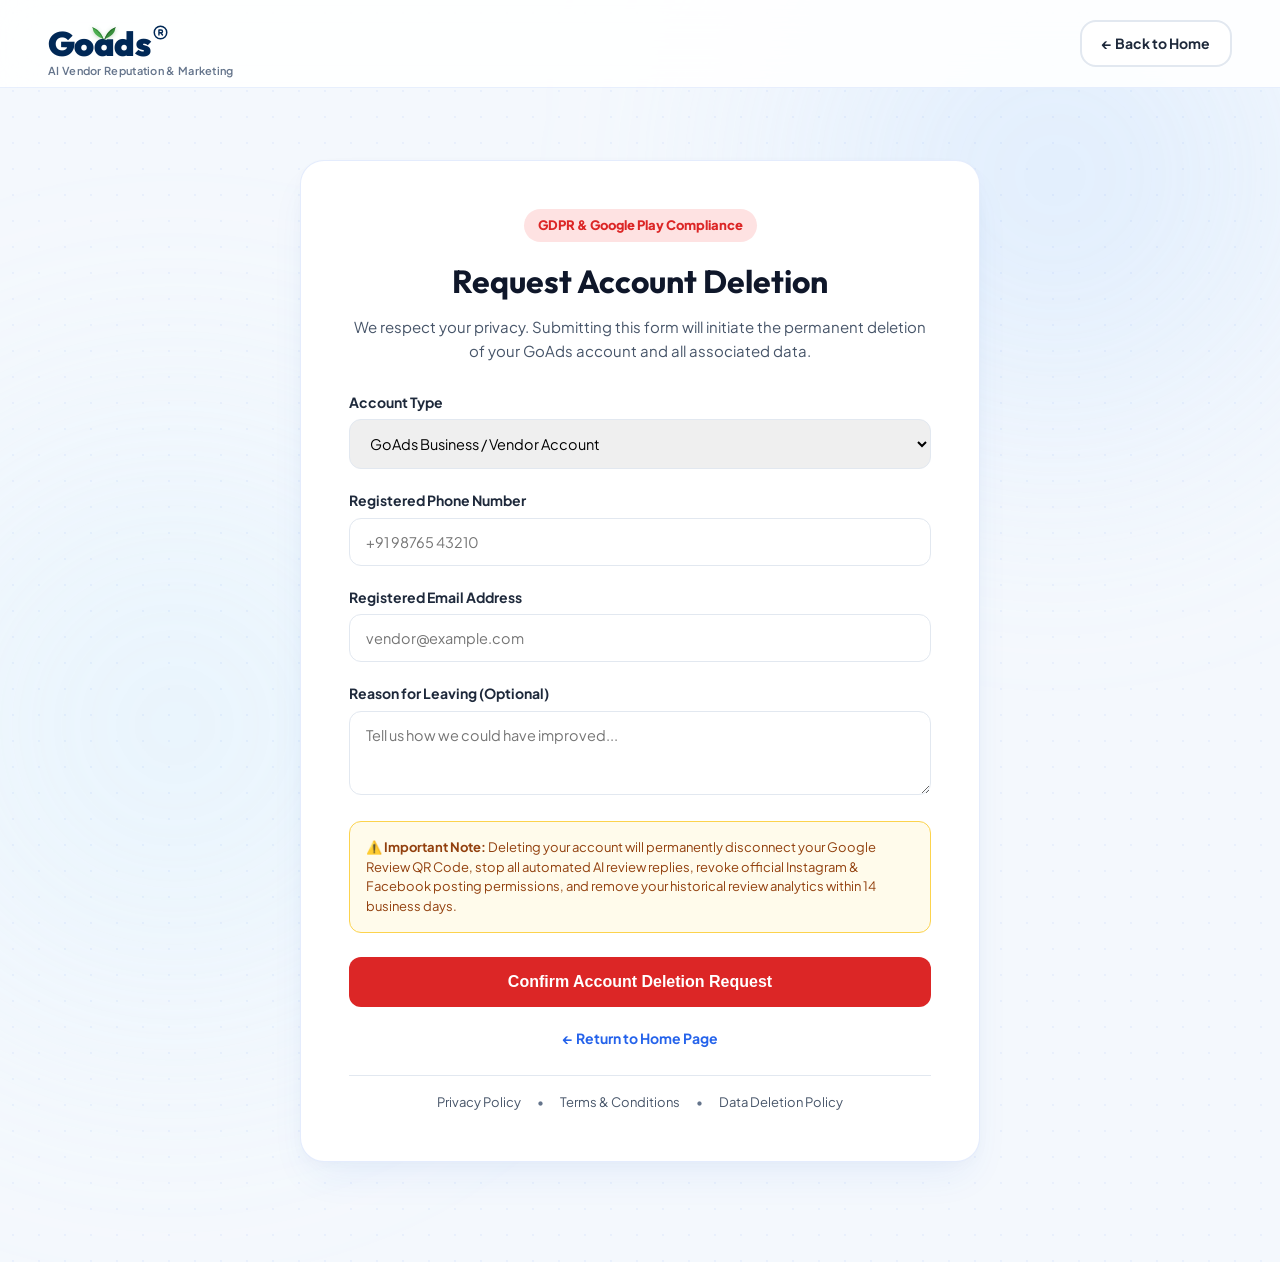
<file: delete-account.html>
<!DOCTYPE html>
<html lang="en">
<head>
    <meta charset="UTF-8">
    <meta name="viewport" content="width=device-width, initial-scale=1.0">
    <title>GoAds - Request Account Deletion</title>
    <link rel="icon" type="image/png" href="favicon.png">
    <meta name="description" content="Request deletion of your GoAds vendor or partner account in compliance with GDPR and Google Play Store policies. Permanently erase your profiles, reviews history, and data.">
    <link rel="canonical" href="https://goads.marketing/delete-account.html">
    
    <link rel="preconnect" href="https://fonts.googleapis.com">
    <link rel="preconnect" href="https://fonts.gstatic.com" crossorigin>
    <link href="https://fonts.googleapis.com/css2?family=Outfit:wght@300;400;500;600;700;800&family=Plus+Jakarta+Sans:wght@300;400;500;600;700;800&display=swap" rel="stylesheet">
    <link rel="stylesheet" href="styles.css?v=1.0">
    <style>
        .delete-page-section {
            padding: 160px 0 100px 0;
            min-height: 80vh;
            display: flex;
            align-items: center;
        }
        .delete-card {
            background: white;
            border-radius: 24px;
            padding: 48px;
            max-width: 680px;
            margin: 0 auto;
            box-shadow: var(--card-shadow);
            border: 1px solid rgba(37, 99, 235, 0.12);
        }
        .delete-header {
            margin-bottom: 28px;
            text-align: center;
        }
        .delete-badge {
            display: inline-block;
            padding: 6px 14px;
            background: #FEE2E2;
            color: #DC2626;
            font-size: 13px;
            font-weight: 800;
            border-radius: 20px;
            margin-bottom: 14px;
        }
        .delete-header h1 {
            font-size: 32px;
            margin-bottom: 8px;
        }
        .delete-header p {
            color: var(--slate-600);
            font-size: 15px;
        }
        .form-group {
            margin-bottom: 20px;
        }
        .form-group label {
            display: block;
            font-size: 14px;
            font-weight: 700;
            color: var(--slate-800);
            margin-bottom: 6px;
        }
        .form-control {
            width: 100%;
            padding: 14px 16px;
            border-radius: 12px;
            border: 1.5px solid var(--slate-200);
            font-family: var(--font-body);
            font-size: 14.5px;
            transition: border-color 0.2s;
        }
        .form-control:focus {
            outline: none;
            border-color: var(--primary);
            box-shadow: 0 0 0 3px rgba(37, 99, 235, 0.1);
        }
        .warning-box {
            background: #FFFBEB;
            border: 1px solid #FCD34D;
            border-radius: 12px;
            padding: 16px;
            font-size: 13px;
            color: #92400E;
            margin-bottom: 24px;
            line-height: 1.5;
        }
        .btn-submit-delete {
            width: 100%;
            padding: 16px;
            background: #DC2626;
            color: white;
            border: none;
            border-radius: 12px;
            font-weight: 700;
            font-size: 16px;
            cursor: pointer;
            transition: background 0.2s, transform 0.2s;
        }
        .btn-submit-delete:hover {
            background: #B91C1C;
            transform: translateY(-2px);
        }
        .back-home-link {
            display: inline-block;
            margin-top: 20px;
            text-align: center;
            width: 100%;
            color: var(--primary);
            font-weight: 700;
            text-decoration: none;
            font-size: 14px;
        }
        .back-home-link:hover {
            text-decoration: underline;
        }
        .success-state {
            display: none;
            text-align: center;
            padding: 20px 0;
        }
        .success-icon {
            width: 64px;
            height: 64px;
            border-radius: 50%;
            background: #D1FAE5;
            color: #059669;
            display: flex;
            align-items: center;
            justify-content: center;
            font-size: 32px;
            margin: 0 auto 18px auto;
        }
    </style>
</head>
<body>
    <div class="blobs-container">
        <div class="blob-bg blob-blue"></div>
        <div class="blob-bg blob-cyan"></div>
        <div class="grid-overlay"></div>
    </div>

    <!-- Header Navbar -->
    <header class="navbar">
        <div class="nav-container">
            <a href="index.html" class="logo-wrapper">
                <div class="logo">
                    <div class="logo-brand-mark">
                        <span class="logo-main">Go<span class="logo-a-wrap"><span class="logo-leaf-box"><svg class="logo-leaf-svg" viewBox="0 0 32 24" fill="none" xmlns="http://www.w3.org/2000/svg"><path d="M15 24C13 16 7 10 1 9C1 16 7 21 15 24Z" fill="#4CAF50"/><path d="M15 24C11.5 16.5 6.5 11.5 1 9" stroke="#2E7D32" stroke-width="1.2" stroke-linecap="round"/><path d="M17 24C19 16 25 10 31 9C31 16 25 21 17 24Z" fill="#388E3C"/><path d="M17 24C20.5 16.5 25.5 11.5 31 9" stroke="#1B5E20" stroke-width="1.2" stroke-linecap="round"/></svg></span>a</span>ds</span><span class="logo-registered-wrap"><svg class="logo-registered-svg" viewBox="0 0 24 24" width="15" height="15" fill="none" xmlns="http://www.w3.org/2000/svg"><circle cx="12" cy="12" r="10" stroke="#002856" stroke-width="2.4" fill="none"/><path d="M9.5 16V8H13C14.4 8 15.2 8.8 15.2 10.2C15.2 11.6 14.4 12.4 13 12.4H9.5M12.5 12.4L15.2 16" stroke="#002856" stroke-width="2.2" stroke-linecap="round" stroke-linejoin="round"/></svg></span>
                    </div>
                    <span class="logo-sub">AI Vendor Reputation & Marketing</span>
                </div>
            </a>
            <div class="header-actions">
                <a href="index.html" class="btn btn-secondary" style="padding: 10px 20px; font-size: 14px;">&larr; Back to Home</a>
            </div>
        </div>
    </header>

    <main class="delete-page-section">
        <div class="container">
            <div class="delete-card">
                <div id="form-container">
                    <div class="delete-header">
                        <span class="delete-badge">GDPR & Google Play Compliance</span>
                        <h1>Request Account Deletion</h1>
                        <p>We respect your privacy. Submitting this form will initiate the permanent deletion of your GoAds account and all associated data.</p>
                    </div>

                    <form id="delete-form" onsubmit="handleDeleteSubmit(event)">
                        <div class="form-group">
                            <label for="account-type">Account Type</label>
                            <select id="account-type" class="form-control" required>
                                <option value="business">GoAds Business / Vendor Account</option>
                                <option value="partner">GoAds Partner / Agency Account</option>
                            </select>
                        </div>

                        <div class="form-group">
                            <label for="vendor-phone">Registered Phone Number</label>
                            <input type="tel" id="vendor-phone" class="form-control" placeholder="+91 98765 43210" required>
                        </div>

                        <div class="form-group">
                            <label for="vendor-email">Registered Email Address</label>
                            <input type="email" id="vendor-email" class="form-control" placeholder="vendor@example.com" required>
                        </div>

                        <div class="form-group">
                            <label for="deletion-reason">Reason for Leaving (Optional)</label>
                            <textarea id="deletion-reason" class="form-control" rows="3" placeholder="Tell us how we could have improved..."></textarea>
                        </div>

                        <div class="warning-box">
                            <strong>⚠️ Important Note:</strong> Deleting your account will permanently disconnect your Google Review QR Code, stop all automated AI review replies, revoke official Instagram & Facebook posting permissions, and remove your historical review analytics within 14 business days.
                        </div>

                        <button type="submit" class="btn-submit-delete" id="btn-submit">Confirm Account Deletion Request</button>
                    </form>
                </div>

                <div id="success-state" class="success-state">
                    <div class="success-icon">✓</div>
                    <h2>Request Received</h2>
                    <p style="color: var(--slate-600); margin: 12px 0 24px 0; font-size: 15px;">
                        Your account deletion ticket has been registered. An SMS & Email confirmation with verification code will be sent to your registered details within 24 hours.
                    </p>
                    <a href="index.html" class="btn btn-gradient-blue" style="padding: 12px 24px;">Return to GoAds Home</a>
                </div>

                <a href="index.html" class="back-home-link">&larr; Return to Home Page</a>
                <div style="margin-top: 24px; padding-top: 16px; border-top: 1px solid var(--slate-200); text-align: center; font-size: 13px; color: var(--slate-500); display: flex; justify-content: center; gap: 16px;">
                    <a href="https://privacy.goads.marketing/#privacy" target="_blank" style="color: var(--slate-600); text-decoration: none;">Privacy Policy</a>
                    <span>•</span>
                    <a href="https://privacy.goads.marketing/#terms" target="_blank" style="color: var(--slate-600); text-decoration: none;">Terms & Conditions</a>
                    <span>•</span>
                    <a href="https://privacy.goads.marketing/#deletion" target="_blank" style="color: var(--slate-600); text-decoration: none;">Data Deletion Policy</a>
                </div>
            </div>
        </div>
    </main>

    <script>
        function handleDeleteSubmit(e) {
            e.preventDefault();
            const formContainer = document.getElementById('form-container');
            const successState = document.getElementById('success-state');
            const btnSubmit = document.getElementById('btn-submit');
            
            btnSubmit.textContent = 'Processing request...';
            btnSubmit.style.opacity = '0.7';
            btnSubmit.disabled = true;

            setTimeout(() => {
                formContainer.style.display = 'none';
                successState.style.display = 'block';
            }, 800);
        }
    </script>
</body>
</html>
</file>
<file: styles.css>
/* ==========================================================================
   GoAds - AI Vendor Reputation & Marketing System
   Theme: Blue Glassmorphism Light Theme with Gradient
   ========================================================================== */

:root {
    /* Brand Colors - Vibrant Blue & Cyan Palette */
    --primary: #2563EB;
    --primary-hover: #1D4ED8;
    --primary-dark: #1E40AF;
    --primary-light: #EFF6FF;
    --primary-glow: rgba(37, 99, 235, 0.15);
    
    --accent-cyan: #0EA5E9;
    --accent-cyan-light: #E0F2FE;
    --accent-indigo: #4F46E5;
    --accent-indigo-light: #EEF2FF;
    --accent-gold: #F59E0B;
    --accent-gold-light: #FEF3C7;
    --success: #10B981;
    --success-light: #D1FAE5;
    --accent-red: #EF4444;
    
    /* Neutral & Slate Spectrum */
    --slate-950: #090D16;
    --slate-900: #0F172A;
    --slate-800: #1E293B;
    --slate-700: #334155;
    --slate-600: #475569;
    --slate-500: #64748B;
    --slate-400: #94A3B8;
    --slate-300: #CBD5E1;
    --slate-200: #E2E8F0;
    --slate-100: #F1F5F9;
    --slate-50: #F8FAFC;
    
    /* Blue Glassmorphism Design Tokens */
    --bg-base: #F4F8FD;
    --bg-card: #FFFFFF;
    --glass-bg: rgba(255, 255, 255, 0.82);
    --glass-bg-subtle: rgba(255, 255, 255, 0.65);
    --glass-bg-dense: rgba(255, 255, 255, 0.94);
    --glass-border: rgba(255, 255, 255, 0.9);
    --glass-border-blue: rgba(37, 99, 235, 0.12);
    --border-color: rgba(37, 99, 235, 0.08);
    
    /* Shadows */
    --card-shadow: 0 20px 40px -10px rgba(37, 99, 235, 0.08), 0 4px 14px rgba(0, 0, 0, 0.02);
    --card-shadow-hover: 0 30px 60px -12px rgba(37, 99, 235, 0.16), 0 8px 24px rgba(37, 99, 235, 0.08);
    --btn-shadow: 0 10px 25px -4px rgba(37, 99, 235, 0.35);
    --btn-shadow-hover: 0 16px 32px -4px rgba(37, 99, 235, 0.45);
    
    /* Gradients */
    --btn-gradient: linear-gradient(135deg, #2563EB 0%, #1D4ED8 50%, #0EA5E9 100%);
    --btn-gradient-hover: linear-gradient(135deg, #1D4ED8 0%, #1E40AF 50%, #0284C7 100%);
    --btn-gradient-secondary: linear-gradient(135deg, #1E40AF 0%, #3B82F6 100%);
    --text-gradient: linear-gradient(135deg, #1D4ED8 0%, #2563EB 50%, #0EA5E9 100%);
    
    /* Typography */
    --font-heading: 'Outfit', -apple-system, BlinkMacSystemFont, 'Segoe UI', Roboto, sans-serif;
    --font-body: 'Plus Jakarta Sans', -apple-system, BlinkMacSystemFont, 'Segoe UI', Roboto, sans-serif;
}

/* ==========================================================================
   Reset & Global Utilities
   ========================================================================== */
* {
    box-sizing: border-box;
    margin: 0;
    padding: 0;
}

html, body {
    scroll-behavior: smooth;
    width: 100%;
    overflow-x: hidden;
}

html {
    font-size: 16px;
}

body {
    font-family: var(--font-body);
    background-color: var(--bg-base);
    color: var(--slate-800);
    line-height: 1.6;
    position: relative;
    -webkit-font-smoothing: antialiased;
}

h1, h2, h3, h4, h5, h6 {
    font-family: var(--font-heading);
    color: var(--slate-900);
    font-weight: 700;
}

.container {
    width: 100%;
    max-width: 1200px;
    margin: 0 auto;
    padding: 0 24px;
    position: relative;
    z-index: 10;
}

.container-wide {
    width: 100%;
    max-width: 1560px;
    margin: 0 auto;
    padding: 0 24px;
    position: relative;
    z-index: 10;
}

.text-center { text-align: center; }
.hidden { display: none !important; }

/* ==========================================================================
   Background Ambient Blobs & Grid Overlay (Blue Glassmorphism Aesthetic)
   ========================================================================== */
.blobs-container {
    position: absolute;
    top: 0;
    left: 0;
    right: 0;
    bottom: 0;
    overflow: hidden;
    z-index: 1;
    pointer-events: none;
}

.blob-bg {
    position: absolute;
    filter: blur(120px);
    border-radius: 50%;
    opacity: 0.65;
}

.blob-blue {
    top: -150px;
    right: -100px;
    width: 650px;
    height: 650px;
    background: radial-gradient(circle, rgba(147, 197, 253, 0.45) 0%, rgba(219, 234, 254, 0.15) 70%);
}

.blob-cyan {
    top: 350px;
    left: -200px;
    width: 750px;
    height: 750px;
    background: radial-gradient(circle, rgba(186, 230, 253, 0.4) 0%, rgba(224, 242, 254, 0.1) 70%);
}

.blob-center {
    top: 850px;
    left: 50%;
    transform: translateX(-50%);
    width: 850px;
    height: 850px;
    background: radial-gradient(circle, rgba(191, 219, 254, 0.3) 0%, rgba(244, 248, 253, 0) 70%);
    opacity: 0.5;
}

.blob-indigo {
    top: 1500px;
    left: -150px;
    width: 700px;
    height: 700px;
    background: radial-gradient(circle, rgba(165, 180, 252, 0.25) 0%, rgba(244, 248, 253, 0) 70%);
    opacity: 0.55;
}

.blob-bottom {
    bottom: 100px;
    right: -100px;
    width: 700px;
    height: 700px;
    background: radial-gradient(circle, rgba(147, 197, 253, 0.35) 0%, rgba(224, 242, 254, 0) 70%);
}

.grid-overlay {
    position: absolute;
    top: 0;
    left: 0;
    right: 0;
    height: 100%;
    background-image: radial-gradient(rgba(37, 99, 235, 0.08) 1.2px, transparent 1.2px);
    background-size: 26px 26px;
    opacity: 0.7;
}

/* ==========================================================================
   Header & Navbar (Glassmorphic Top Bar)
   ========================================================================== */
.navbar {
    position: fixed;
    top: 0;
    left: 0;
    right: 0;
    height: 88px;
    background-color: rgba(255, 255, 255, 0.88);
    backdrop-filter: blur(20px);
    -webkit-backdrop-filter: blur(20px);
    border-bottom: 1px solid rgba(37, 99, 235, 0.1);
    z-index: 1000;
    transition: all 0.3s ease;
}

.navbar.scrolled {
    box-shadow: 0 10px 30px -10px rgba(37, 99, 235, 0.12);
    background-color: rgba(255, 255, 255, 0.95);
}

.nav-container {
    height: 100%;
    display: flex;
    justify-content: space-between;
    align-items: center;
    max-width: 100%;
    margin: 0 auto;
    padding: 0 48px;
}

.logo-wrapper {
    display: flex;
    align-items: center;
    text-decoration: none;
    padding: 4px 0;
}

.logo {
    display: flex;
    flex-direction: column;
    text-decoration: none;
    line-height: 1;
}

.logo-brand-mark {
    display: inline-flex;
    align-items: baseline;
    position: relative;
    padding-top: 16px;
}

.logo-main {
    font-family: var(--font-heading);
    font-size: 34px;
    font-weight: 900;
    color: #002856;
    letter-spacing: -0.6px;
    display: inline-flex;
    align-items: baseline;
    line-height: 1;
    transition: transform 0.2s ease;
}

.logo-wrapper:hover .logo-main {
    transform: scale(1.02);
}

.logo-a-wrap {
    position: relative;
    display: inline-block;
}

.logo-leaf-box {
    position: absolute;
    top: -6px;
    left: 50%;
    transform: translateX(-50%);
    width: 26px;
    height: 18px;
    display: block;
    pointer-events: none;
}

.logo-leaf-svg {
    width: 100%;
    height: 100%;
    display: block;
    filter: drop-shadow(0 1px 2px rgba(46, 125, 50, 0.3));
}

.logo-registered-wrap {
    display: inline-flex;
    align-items: center;
    align-self: flex-start;
    margin-top: -2px;
    margin-left: 3px;
}

.logo-registered-svg {
    display: block;
}

.logo-sub {
    font-size: 11px;
    color: var(--slate-500);
    font-weight: 600;
    letter-spacing: 0.3px;
    margin-top: 4px;
}

.nav-right-group {
    display: flex;
    align-items: center;
    gap: 36px;
}

.nav-links {
    display: flex;
    align-items: center;
    gap: 32px;
}

.nav-links a {
    text-decoration: none;
    color: var(--slate-600);
    font-weight: 600;
    font-size: 15px;
    position: relative;
    padding: 6px 0;
    transition: color 0.2s ease;
}

.nav-links a:hover {
    color: var(--primary);
}

.nav-links a.active {
    color: var(--primary);
    font-weight: 700;
}

.nav-links a.active::after {
    content: '';
    position: absolute;
    bottom: -4px;
    left: 0;
    right: 0;
    height: 3px;
    background: var(--btn-gradient);
    border-radius: 4px;
}

.header-actions {
    display: flex;
    align-items: center;
    gap: 16px;
}

.nav-btn-download {
    display: inline-flex;
    align-items: center;
    gap: 8px;
    padding: 12px 22px;
    background: var(--btn-gradient);
    color: white !important;
    text-decoration: none;
    border-radius: 12px;
    font-weight: 700;
    font-size: 14px;
    box-shadow: 0 8px 20px -4px rgba(37, 99, 235, 0.35);
    transition: all 0.25s ease;
}

.nav-btn-download:hover {
    transform: translateY(-2px);
    box-shadow: 0 12px 24px -4px rgba(37, 99, 235, 0.45);
    background: var(--btn-gradient-hover);
}

/* Mobile Hamburger Toggle */
.mobile-menu-toggle {
    display: none;
    flex-direction: column;
    justify-content: space-between;
    width: 24px;
    height: 18px;
    background: transparent;
    border: none;
    cursor: pointer;
}

.mobile-menu-toggle span {
    width: 100%;
    height: 2.5px;
    background-color: var(--primary);
    border-radius: 2px;
    transition: all 0.3s ease;
}

/* Mobile Drawer */
.mobile-drawer {
    position: fixed;
    top: 88px;
    left: 0;
    right: 0;
    bottom: 0;
    background-color: rgba(255, 255, 255, 0.98);
    backdrop-filter: blur(20px);
    z-index: 999;
    padding: 32px 24px;
    transform: translateY(-100%);
    opacity: 0;
    pointer-events: none;
    transition: all 0.4s cubic-bezier(0.4, 0, 0.2, 1);
    box-shadow: 0 10px 25px rgba(37, 99, 235, 0.1);
}

.mobile-drawer.open {
    transform: translateY(0);
    opacity: 1;
    pointer-events: auto;
}

.drawer-links {
    display: flex;
    flex-direction: column;
    gap: 20px;
}

.drawer-link {
    text-decoration: none;
    color: var(--slate-800);
    font-size: 19px;
    font-weight: 700;
    padding-bottom: 8px;
    border-bottom: 1.5px solid var(--slate-100);
}

.drawer-link.active {
    color: var(--primary);
    border-bottom-color: var(--primary);
}

.drawer-btn {
    text-align: center;
    background: var(--btn-gradient);
    color: white !important;
    border-radius: 12px;
    padding: 14px;
    border: none;
    margin-top: 12px;
}

/* ==========================================================================
   Hero Section (Matching Onmint Visual Placement & Elevated Sizing)
   ========================================================================== */
.hero-section {
    position: relative;
    padding-top: 190px;
    padding-bottom: 90px;
    overflow: hidden;
}

.hero-container {
    display: grid;
    grid-template-columns: 1.15fr 0.85fr;
    align-items: center;
    column-gap: 70px;
    row-gap: 0;
}

.hero-text-block {
    grid-column: 1;
    grid-row: 1;
}

.hero-actions-block {
    grid-column: 1;
    grid-row: 2;
}

.hero-visual {
    grid-column: 2;
    grid-row: 1 / span 2;
    position: relative;
    display: flex;
    justify-content: center;
    align-items: center;
}

.hero-content {
    max-width: 680px;
}

.hero-content .badge {
    display: inline-flex;
    align-items: center;
    gap: 8px;
    padding: 8px 20px;
    background-color: var(--primary-light);
    color: var(--primary);
    font-family: var(--font-heading);
    font-weight: 800;
    font-size: 14.5px;
    border-radius: 22px;
    margin-bottom: 24px;
    letter-spacing: 0.5px;
    border: 1px solid rgba(37, 99, 235, 0.15);
    box-shadow: 0 4px 12px rgba(37, 99, 235, 0.08);
}

.hero-title {
    font-size: 68px;
    line-height: 1.12;
    letter-spacing: -1.6px;
    margin-bottom: 22px;
    color: var(--slate-900);
}

.hero-title .highlight {
    background: var(--text-gradient);
    -webkit-background-clip: text;
    -webkit-text-fill-color: transparent;
}

.hero-subtitle {
    font-size: 20px;
    color: var(--slate-600);
    margin-bottom: 34px;
    font-weight: 500;
    line-height: 1.55;
}

/* Hero Action CTAs */
.hero-actions-grid {
    display: grid;
    grid-template-columns: repeat(2, 1fr);
    gap: 20px;
    align-items: flex-start;
}

.download-trigger-container {
    display: flex;
    flex-direction: column;
    gap: 8px;
}

.user-sublabel {
    font-size: 12px;
    color: var(--slate-500);
    font-weight: 700;
    text-align: center;
}

.btn {
    display: inline-flex;
    align-items: center;
    justify-content: center;
    gap: 10px;
    padding: 17px 28px;
    border-radius: 16px;
    font-weight: 700;
    font-size: 16px;
    text-decoration: none;
    transition: all 0.25s ease;
    cursor: pointer;
    font-family: var(--font-body);
}

/* Blue Gradient Buttons */
.btn-gradient-blue {
    background: var(--btn-gradient);
    color: white !important;
    border: none;
    box-shadow: var(--btn-shadow);
}

.btn-gradient-blue:hover {
    background: var(--btn-gradient-hover);
    transform: translateY(-2px);
    box-shadow: var(--btn-shadow-hover);
}

.btn-gradient-blue.btn-partner-hero {
    background: var(--btn-gradient-secondary);
}

.btn-gradient-blue.btn-partner-hero:hover {
    background: var(--btn-gradient);
}

.btn-secondary {
    background-color: white;
    color: var(--slate-800);
    border: 2px solid var(--slate-200);
    backdrop-filter: blur(10px);
}

.btn-secondary:hover {
    border-color: var(--primary);
    color: var(--primary);
    transform: translateY(-2px);
    box-shadow: 0 10px 20px rgba(37, 99, 235, 0.08);
}

.watch-video-container {
    grid-column: span 2;
    margin-top: 8px;
}

.watch-video-btn-styled {
    display: inline-flex;
    padding: 14px 28px;
    border-radius: 14px;
}

.partner-download-hero {
    margin-top: 28px;
    font-size: 14px;
    color: var(--slate-600);
}

.partner-download-hero a {
    color: var(--primary);
    font-weight: 700;
    text-decoration: none;
}

.partner-download-hero a:hover {
    text-decoration: underline;
}

/* Hero Visual with Rotating Glowing Dashed Ring */
.hero-visual {
    position: relative;
    display: flex;
    justify-content: center;
    align-items: center;
}

.glow-ring {
    position: absolute;
    width: 530px;
    height: 530px;
    border: 3px dashed rgba(37, 99, 235, 0.16);
    border-radius: 50%;
    animation: rotateRing 60s linear infinite;
    z-index: 1;
}

@keyframes rotateRing {
    from { transform: rotate(0deg); }
    to { transform: rotate(360deg); }
}

.phone-direct-image {
    position: relative;
    z-index: 2;
    max-width: 400px;
    width: 100%;
}

.hero-app-image {
    width: 100%;
    height: auto;
    display: block;
    filter: drop-shadow(0 25px 40px rgba(37, 99, 235, 0.18));
    transition: transform 0.3s ease;
}

.animate-float {
    animation: floatingPhone 6s ease-in-out infinite;
}

@keyframes floatingPhone {
    0%, 100% { transform: translateY(0); }
    50% { transform: translateY(-12px); }
}

/* ==========================================================================
   Stats Section (Glassmorphic Card)
   ========================================================================== */
.stats-section {
    position: relative;
    z-index: 100;
    padding: 30px 0;
}

.stats-card {
    background: var(--glass-bg);
    backdrop-filter: blur(20px);
    -webkit-backdrop-filter: blur(20px);
    border-radius: 24px;
    padding: 34px 28px;
    box-shadow: var(--card-shadow);
    border: 1px solid var(--glass-border);
    display: grid;
    grid-template-columns: repeat(4, 1fr);
    gap: 20px;
}

.stat-item {
    display: flex;
    align-items: center;
    gap: 18px;
    justify-content: center;
}

.stat-item:not(:last-child) {
    border-right: 1.5px solid var(--slate-100);
}

.stat-icon {
    width: 54px;
    height: 54px;
    background: var(--primary-light);
    color: var(--primary);
    border-radius: 14px;
    display: flex;
    align-items: center;
    justify-content: center;
    border: 1px solid rgba(37, 99, 235, 0.1);
    box-shadow: 0 6px 14px rgba(37, 99, 235, 0.08);
}

.stat-text h3 {
    font-size: 24px;
    font-weight: 800;
    color: var(--slate-900);
    line-height: 1.2;
}

.stat-text p {
    font-size: 13px;
    color: var(--slate-500);
    font-weight: 600;
}

/* ==========================================================================
   Core AI Pillars Section (4 Core Systems)
   ========================================================================== */
.pillars-section {
    padding: 90px 0 60px 0;
    position: relative;
    z-index: 10;
}

.section-header {
    text-align: center;
    max-width: 760px;
    margin: 0 auto 56px auto;
}

.section-badge {
    display: inline-block;
    padding: 6px 16px;
    background-color: var(--primary-light);
    color: var(--primary);
    font-family: var(--font-heading);
    font-weight: 800;
    font-size: 13.5px;
    border-radius: 20px;
    margin-bottom: 16px;
    letter-spacing: 0.5px;
    border: 1px solid rgba(37, 99, 235, 0.12);
}

.section-title {
    font-size: 42px;
    letter-spacing: -1px;
    margin-bottom: 14px;
    color: var(--slate-900);
}

.section-subtitle {
    font-size: 18px;
    color: var(--slate-600);
    line-height: 1.6;
}

.pillars-grid {
    display: grid;
    grid-template-columns: repeat(2, 1fr);
    gap: 32px;
}

.pillar-card {
    background: var(--glass-bg);
    backdrop-filter: blur(20px);
    -webkit-backdrop-filter: blur(20px);
    border-radius: 24px;
    padding: 40px 36px;
    border: 1px solid var(--glass-border);
    box-shadow: var(--card-shadow);
    transition: all 0.35s ease;
    display: flex;
    flex-direction: column;
    position: relative;
    overflow: hidden;
}

.pillar-card::before {
    content: '';
    position: absolute;
    top: 0;
    left: 0;
    right: 0;
    height: 4px;
    background: var(--btn-gradient);
    opacity: 0;
    transition: opacity 0.3s ease;
}

.pillar-card:hover {
    transform: translateY(-6px);
    box-shadow: var(--card-shadow-hover);
    border-color: rgba(37, 99, 235, 0.25);
}

.pillar-card:hover::before {
    opacity: 1;
}

.pillar-header {
    display: flex;
    align-items: center;
    gap: 16px;
    margin-bottom: 20px;
}

.pillar-icon-box {
    width: 60px;
    height: 60px;
    border-radius: 16px;
    background: linear-gradient(135deg, var(--primary-light) 0%, rgba(224, 242, 254, 0.8) 100%);
    color: var(--primary);
    display: flex;
    align-items: center;
    justify-content: center;
    border: 1px solid rgba(37, 99, 235, 0.12);
    box-shadow: 0 8px 20px rgba(37, 99, 235, 0.1);
}

.pillar-number {
    font-size: 12px;
    font-weight: 800;
    letter-spacing: 1px;
    color: var(--primary);
    text-transform: uppercase;
    background: var(--primary-light);
    padding: 4px 10px;
    border-radius: 8px;
}

.pillar-title {
    font-size: 24px;
    font-weight: 800;
    color: var(--slate-900);
    margin-top: 4px;
}

.pillar-desc {
    font-size: 15px;
    color: var(--slate-600);
    line-height: 1.65;
    margin-bottom: 24px;
}

/* Feature bullets list inside pillar */
.pillar-features {
    list-style: none;
    display: flex;
    flex-direction: column;
    gap: 12px;
    margin-top: auto;
}

.pillar-features li {
    display: flex;
    align-items: flex-start;
    gap: 10px;
    font-size: 14px;
    font-weight: 600;
    color: var(--slate-700);
}

.pillar-check {
    width: 18px;
    height: 18px;
    border-radius: 50%;
    background: var(--primary-light);
    color: var(--primary);
    display: inline-flex;
    align-items: center;
    justify-content: center;
    font-size: 11px;
    font-weight: 800;
    flex-shrink: 0;
    margin-top: 2px;
}

/* Interactive Demo Card within Pillar 2 (AI Review) */
.demo-review-box {
    margin-top: 20px;
    padding: 18px;
    background: rgba(248, 250, 252, 0.9);
    border-radius: 16px;
    border: 1px solid var(--slate-200);
}

.demo-tabs {
    display: flex;
    gap: 8px;
    margin-bottom: 12px;
}

.demo-tab-btn {
    padding: 6px 14px;
    font-size: 12px;
    font-weight: 700;
    border-radius: 8px;
    border: 1px solid var(--slate-200);
    background: white;
    cursor: pointer;
    transition: all 0.2s;
}

.demo-tab-btn.active {
    background: var(--primary);
    color: white;
    border-color: var(--primary);
}

.demo-review-content {
    font-size: 13px;
}

.demo-customer {
    font-weight: 700;
    color: var(--slate-800);
    display: flex;
    align-items: center;
    gap: 6px;
    margin-bottom: 4px;
}

.demo-stars {
    color: #F59E0B;
}

.demo-ai-reply {
    margin-top: 8px;
    padding: 10px 12px;
    background: var(--primary-light);
    border-radius: 10px;
    border-left: 3px solid var(--primary);
    color: var(--slate-800);
    font-size: 12.5px;
    line-height: 1.5;
}

/* Industry Showcase for Pillar 3 */
.industry-chips {
    display: flex;
    flex-wrap: wrap;
    gap: 8px;
    margin-top: 14px;
}

.industry-chip {
    font-size: 12px;
    font-weight: 700;
    padding: 6px 12px;
    border-radius: 20px;
    background: white;
    color: var(--slate-700);
    border: 1px solid var(--slate-200);
    cursor: pointer;
    transition: all 0.2s;
}

.industry-chip.active, .industry-chip:hover {
    background: var(--primary-light);
    border-color: var(--primary);
    color: var(--primary);
}

.industry-preview-box {
    margin-top: 14px;
    padding: 14px;
    background: white;
    border-radius: 12px;
    border: 1px solid rgba(37, 99, 235, 0.1);
    font-size: 13px;
}

.industry-preview-title {
    font-weight: 700;
    color: var(--slate-900);
    margin-bottom: 4px;
}

.industry-preview-tags {
    color: var(--primary);
    font-size: 12px;
    font-weight: 600;
    margin-top: 6px;
}

/* ==========================================================================
   Vision & About Section (Matching Onmint's 3-Column Card Layout)
   ========================================================================== */
.vision-section {
    padding: 50px 0 80px 0;
    position: relative;
    z-index: 10;
}

.vision-card-new {
    background-color: white;
    border-radius: 24px;
    padding: 40px 48px;
    box-shadow: var(--card-shadow);
    border: 1px solid rgba(37, 99, 235, 0.1);
    display: flex;
    flex-direction: column;
    gap: 32px;
}

.vision-card-grid {
    display: grid;
    grid-template-columns: 270px 1px minmax(0, 1fr) 1px 270px;
    gap: 28px;
    align-items: center;
    width: 100%;
}

.founder-column {
    display: flex;
    flex-direction: column;
    align-items: center;
    justify-content: center;
    width: 270px;
    min-width: 270px;
    max-width: 270px;
}

.founder-column-left {
    grid-column: 1;
}

.founder-column-right {
    grid-column: 5;
}

.founder-photo-wrapper {
    position: relative;
    width: 260px;
    height: 380px;
    margin: 0 auto 16px auto;
}

.founder-dots-bg {
    position: absolute;
    top: 0;
    left: -10px;
    width: 80px;
    height: 130px;
    background-image: radial-gradient(rgba(148, 163, 184, 0.3) 2px, transparent 2px);
    background-size: 10px 10px;
    z-index: 0;
}

.founder-dots-right {
    left: auto;
    right: -10px;
}

/* Blue Oval Backdrop */
.founder-circle-bg {
    position: absolute;
    bottom: -10px;
    left: 50%;
    transform: translateX(-50%) rotate(30deg);
    width: 230px;
    height: 360px;
    background-color: #DBEAFE;
    border-radius: 50%;
    z-index: 1;
}

.founder-circle-right {
    transform: translateX(-50%) rotate(-30deg);
    background-color: #E0F2FE;
}

.founder-photo-new {
    position: absolute;
    bottom: -5px;
    left: 50%;
    transform: translateX(-50%);
    width: 235px;
    max-height: 375px;
    height: auto;
    object-fit: contain;
    z-index: 2;
    filter: drop-shadow(0 10px 20px rgba(37, 99, 235, 0.12));
}

.founder-photo-right {
    width: 230px;
    border-radius: 20px;
}

.founder-bottom-info {
    text-align: center;
    width: 100%;
    padding-top: 4px;
}

.founder-name {
    font-family: var(--font-heading);
    font-size: 22px;
    font-weight: 800;
    color: var(--slate-900);
    margin: 0 0 4px 0;
    letter-spacing: -0.5px;
}

.founder-subtitle {
    font-family: var(--font-heading);
    font-size: 13.5px;
    font-weight: 700;
    color: var(--primary);
    margin: 0;
    line-height: 1.3;
}

.vision-card-divider {
    width: 1px;
    height: 380px;
    background-color: #e2e8f0;
    align-self: center;
}

.vision-column-center {
    min-width: 0;
    display: flex;
    flex-direction: column;
}

.quote-container-new {
    display: flex;
    flex-direction: column;
}

.quote-mark-new {
    font-size: 64px;
    font-family: var(--font-heading);
    line-height: 1;
    color: var(--primary);
    margin-bottom: -15px;
    font-weight: 800;
}

.quote-text-new {
    font-family: var(--font-heading);
    font-size: 24px;
    font-weight: 700;
    color: var(--slate-900);
    line-height: 1.4;
    margin: 0;
}

.blue-highlight-text {
    background: var(--text-gradient);
    -webkit-background-clip: text;
    -webkit-text-fill-color: transparent;
}

.quote-underline {
    width: 48px;
    height: 4px;
    background: var(--btn-gradient);
    margin-top: 12px;
    margin-bottom: 24px;
    border-radius: 2px;
}

.vision-title-new {
    font-family: var(--font-heading);
    font-size: 15px;
    color: var(--primary);
    font-weight: 800;
    letter-spacing: 0.5px;
    margin: 0 0 8px 0;
}

.vision-desc-new {
    font-size: 14.5px;
    color: var(--slate-600);
    line-height: 1.65;
    margin: 0 0 24px 0;
}

.vision-checklist-new {
    display: grid;
    grid-template-columns: repeat(2, 1fr);
    gap: 14px 18px;
}

.checklist-item-new {
    display: flex;
    align-items: center;
    gap: 8px;
    font-family: var(--font-heading);
    font-size: 14px;
    font-weight: 700;
    color: var(--slate-800);
}

.check-icon-new {
    display: inline-flex;
    align-items: center;
    justify-content: center;
    width: 20px;
    height: 20px;
    background: var(--primary);
    color: white;
    border-radius: 50%;
    font-size: 10px;
    font-weight: 800;
    flex-shrink: 0;
}

.vision-column-right {
    display: flex;
    justify-content: center;
    align-items: center;
}

.heart-icon-img {
    width: 100%;
    max-width: 320px;
    height: auto;
    object-fit: contain;
    margin: 0 auto;
    display: block;
    filter: drop-shadow(0 15px 30px rgba(37, 99, 235, 0.2));
}

.vision-footer-tagline {
    display: flex;
    align-items: center;
    justify-content: center;
    gap: 20px;
    margin-top: 16px;
    width: 100%;
}

.tagline-line {
    flex: 1;
    height: 1px;
    background-color: #cbd5e1;
}

.tagline-text {
    font-family: var(--font-heading);
    font-size: 16px;
    font-style: italic;
    color: var(--slate-600);
    font-weight: 600;
}

/* ==========================================================================
   App Download Section (Exact Layout: Left Scanner, Right Badges/APKs)
   ========================================================================== */
.download-section {
    padding: 60px 0 90px 0;
    position: relative;
    z-index: 10;
}

.download-main-card {
    background: white;
    border-radius: 28px;
    padding: 56px 64px;
    box-shadow: var(--card-shadow);
    border: 1px solid rgba(37, 99, 235, 0.1);
    display: grid;
    grid-template-columns: 1fr 1fr;
    gap: 60px;
    align-items: center;
    position: relative;
    overflow: hidden;
}

.download-left-col {
    display: flex;
    flex-direction: column;
    gap: 32px;
    border-right: 1.5px solid var(--slate-100);
    padding-right: 48px;
}

.download-text-group h2 {
    font-size: 38px;
    letter-spacing: -1px;
    margin-bottom: 12px;
    color: var(--slate-900);
}

.download-text-group p {
    font-size: 16px;
    color: var(--slate-600);
    line-height: 1.6;
}

.qr-code-wrapper {
    display: flex;
    align-items: center;
    gap: 24px;
    background: var(--primary-light);
    padding: 24px;
    border-radius: 20px;
    border: 1px solid rgba(37, 99, 235, 0.15);
    width: fit-content;
}

.qr-code {
    width: 110px;
    height: 110px;
    background: white;
    padding: 10px;
    border-radius: 14px;
    box-shadow: 0 8px 16px rgba(37, 99, 235, 0.12);
}

.qr-code svg {
    width: 100%;
    height: 100%;
    display: block;
}

.qr-text h4 {
    font-size: 18px;
    font-weight: 800;
    color: var(--slate-900);
    margin-bottom: 4px;
}

.qr-text p {
    font-size: 13px;
    color: var(--slate-600);
    font-weight: 600;
}

.download-right-col {
    display: flex;
    flex-direction: column;
    gap: 20px;
}

.coming-soon-label {
    display: inline-flex;
    align-items: center;
    gap: 6px;
    font-size: 13px;
    font-weight: 800;
    color: var(--primary);
    background: var(--primary-light);
    padding: 6px 14px;
    border-radius: 20px;
    width: fit-content;
    border: 1px solid rgba(37, 99, 235, 0.15);
}

.download-right-col h3 {
    font-size: 26px;
    font-weight: 800;
    color: var(--slate-900);
}

.badges-group {
    display: flex;
    gap: 16px;
    flex-wrap: wrap;
}

.store-badge {
    display: inline-block;
    height: 48px;
    transition: transform 0.2s;
}

.store-badge img {
    height: 100%;
    width: auto;
    border-radius: 8px;
}

.disabled-badge {
    cursor: default;
    opacity: 0.85;
}

.apk-direct-downloads {
    margin-top: 14px;
    display: flex;
    flex-direction: column;
    gap: 12px;
}

.apk-title {
    font-size: 14px;
    font-weight: 700;
    color: var(--slate-700);
}

.apk-links-row {
    display: flex;
    gap: 14px;
    flex-wrap: wrap;
}

.apk-link-btn {
    display: inline-flex;
    align-items: center;
    gap: 8px;
    padding: 12px 18px;
    background: var(--slate-50);
    border: 1.5px solid var(--slate-200);
    border-radius: 12px;
    font-size: 13px;
    font-weight: 700;
    color: var(--slate-800);
    text-decoration: none;
    transition: all 0.2s ease;
}

.apk-link-btn:hover {
    background: var(--primary-light);
    border-color: var(--primary);
    color: var(--primary);
    transform: translateY(-2px);
}

.apk-link-btn.partner-btn {
    background: var(--primary-light);
    border-color: rgba(37, 99, 235, 0.2);
    color: var(--primary);
}

/* ==========================================================================
   Footer
   ========================================================================== */
.footer {
    background-color: var(--slate-900);
    color: var(--slate-300);
    padding: 70px 0 30px 0;
    position: relative;
    z-index: 10;
}

.footer-container {
    display: flex;
    justify-content: space-between;
    align-items: flex-start;
    padding-bottom: 40px;
    border-bottom: 1px solid rgba(255, 255, 255, 0.08);
}

.footer-left-group {
    display: flex;
    flex-direction: column;
    gap: 24px;
}

.footer-brand .footer-logo {
    font-family: var(--font-heading);
    font-size: 28px;
    font-weight: 800;
    color: white;
    text-decoration: none;
    letter-spacing: -0.5px;
}

.footer-brand .footer-logo span {
    color: var(--accent-cyan);
}

.footer-tagline {
    font-size: 14px;
    color: var(--slate-400);
    margin-top: 4px;
}

.footer-links {
    display: flex;
    gap: 28px;
    flex-wrap: wrap;
}

.footer-links a {
    color: var(--slate-300);
    text-decoration: none;
    font-size: 14.5px;
    font-weight: 500;
    transition: color 0.2s;
}

.footer-links a:hover {
    color: white;
}

.footer-links .delete-link-btn {
    color: #F87171;
}

.footer-socials {
    display: flex;
    flex-direction: column;
    gap: 12px;
}

.social-title {
    font-size: 14px;
    font-weight: 700;
    color: white;
}

.social-icons {
    display: flex;
    gap: 14px;
}

.social-icons a {
    width: 40px;
    height: 40px;
    border-radius: 10px;
    background: rgba(255, 255, 255, 0.08);
    display: flex;
    align-items: center;
    justify-content: center;
    color: white;
    transition: all 0.25s ease;
    text-decoration: none;
}

.social-icons a:hover {
    background: var(--primary);
    transform: translateY(-3px);
}

.footer-copyright {
    padding-top: 30px;
    font-size: 13px;
    color: var(--slate-500);
}

/* ==========================================================================
   Responsive Breakpoints
   ========================================================================== */
@media (max-width: 1200px) {
    .vision-card-grid {
        grid-template-columns: 320px 1px 1fr 280px;
        gap: 30px;
    }
    .founder-photo-wrapper {
        width: 300px;
        height: 400px;
    }
    .founder-circle-bg {
        width: 260px;
        height: 390px;
    }
    .founder-photo-new {
        width: 240px;
    }
    .hero-title {
        font-size: 56px;
    }
    .stats-card {
        grid-template-columns: repeat(2, 1fr);
        gap: 30px;
    }
    .stat-item:nth-child(2) {
        border-right: none;
    }
}

@media (max-width: 992px) {
    .nav-links {
        display: none;
    }
    .mobile-menu-toggle {
        display: flex;
    }
    .hero-container {
        display: flex;
        flex-direction: column;
        gap: 36px;
        text-align: center;
    }
    .hero-text-block {
        order: 1;
        max-width: 100%;
        margin: 0 auto;
    }
    .hero-visual {
        order: 2;
        margin: 10px auto;
    }
    .hero-actions-block {
        order: 3;
        max-width: 500px;
        margin: 0 auto;
        width: 100%;
    }
    .hero-content {
        max-width: 100%;
        margin: 0 auto;
    }
    .hero-actions-grid {
        max-width: 500px;
        margin: 0 auto;
    }
    .pillars-grid {
        grid-template-columns: 1fr;
    }
    .vision-card-grid {
        grid-template-columns: 1fr;
        text-align: center;
    }
    .vision-card-divider {
        display: none;
    }
    .founder-column {
        align-items: center;
    }
    .quote-underline {
        margin-left: auto;
        margin-right: auto;
    }
    .vision-checklist-new {
        grid-template-columns: repeat(2, 1fr);
        text-align: left;
    }
    .download-main-card {
        grid-template-columns: 1fr;
        padding: 40px 32px;
        gap: 40px;
    }
    .download-left-col {
        border-right: none;
        border-bottom: 1.5px solid var(--slate-100);
        padding-right: 0;
        padding-bottom: 32px;
        align-items: center;
        text-align: center;
    }
    .qr-code-wrapper {
        margin: 0 auto;
    }
    .download-right-col {
        align-items: center;
        text-align: center;
    }
    .footer-container {
        flex-direction: column;
        gap: 40px;
        text-align: center;
        align-items: center;
    }
    .footer-links {
        justify-content: center;
    }
    .social-icons {
        justify-content: center;
    }
}

@media (max-width: 640px) {
    .nav-container {
        padding: 0 20px;
    }
    .hero-title {
        font-size: 38px;
    }
    .hero-actions-grid {
        grid-template-columns: 1fr;
    }
    .watch-video-container {
        grid-column: span 1;
    }
    .stats-card {
        grid-template-columns: 1fr;
    }
    .stat-item:not(:last-child) {
        border-right: none;
        border-bottom: 1.5px solid var(--slate-100);
        padding-bottom: 16px;
    }
    .vision-checklist-new {
        grid-template-columns: 1fr;
    }
    .vision-card-new {
        padding: 28px 20px;
    }
    .badges-group, .apk-links-row {
        flex-direction: column;
        width: 100%;
    }
    .apk-link-btn {
        justify-content: center;
    }
    .qr-code-wrapper {
        flex-direction: column;
        text-align: center;
    }
    .testimonial-footer {
        flex-direction: column;
        align-items: flex-start;
        gap: 12px;
    }
}

/* ==========================================================================
   Vendor Testimonials & Success Stories Section
   ========================================================================== */
.testimonials-section {
    padding: 70px 0 90px 0;
    position: relative;
    z-index: 10;
}

.testimonials-grid {
    display: grid;
    grid-template-columns: repeat(2, 1fr);
    gap: 28px;
    margin-top: 20px;
}

.testimonial-card {
    background: var(--glass-bg);
    backdrop-filter: blur(20px);
    -webkit-backdrop-filter: blur(20px);
    border-radius: 24px;
    padding: 36px 32px;
    border: 1px solid var(--glass-border);
    box-shadow: var(--card-shadow);
    transition: all 0.35s ease;
    display: flex;
    flex-direction: column;
    justify-content: space-between;
    position: relative;
}

.testimonial-card:hover {
    transform: translateY(-5px);
    box-shadow: var(--card-shadow-hover);
    border-color: rgba(37, 99, 235, 0.25);
}

.testimonial-stars-row {
    display: flex;
    justify-content: space-between;
    align-items: center;
    margin-bottom: 18px;
}

.stars-rating {
    display: flex;
    gap: 3px;
    color: #F59E0B;
    font-size: 18px;
    letter-spacing: 2px;
}

.verified-tag {
    display: inline-flex;
    align-items: center;
    gap: 5px;
    font-size: 12px;
    font-weight: 800;
    color: var(--success);
    background: var(--success-light);
    padding: 4px 10px;
    border-radius: 12px;
}

.testimonial-quote {
    font-size: 15.5px;
    color: var(--slate-700);
    line-height: 1.65;
    font-style: normal;
    margin-bottom: 24px;
    flex: 1;
}

.testimonial-footer {
    display: flex;
    align-items: center;
    justify-content: space-between;
    padding-top: 18px;
    border-top: 1px solid var(--slate-100);
}

.vendor-profile {
    display: flex;
    align-items: center;
    gap: 14px;
}

.vendor-avatar {
    width: 48px;
    height: 48px;
    border-radius: 50%;
    background: linear-gradient(135deg, var(--primary) 0%, var(--accent-cyan) 100%);
    color: white;
    font-weight: 800;
    font-size: 16px;
    display: flex;
    align-items: center;
    justify-content: center;
    box-shadow: 0 6px 14px rgba(37, 99, 235, 0.25);
    flex-shrink: 0;
}

.vendor-info h4 {
    font-size: 16px;
    font-weight: 800;
    color: var(--slate-900);
    margin-bottom: 2px;
}

.vendor-info p {
    font-size: 12.5px;
    color: var(--slate-500);
    font-weight: 600;
}

.metric-badge {
    padding: 6px 14px;
    background: var(--primary-light);
    color: var(--primary);
    font-size: 12px;
    font-weight: 800;
    border-radius: 12px;
    border: 1px solid rgba(37, 99, 235, 0.15);
    white-space: nowrap;
}

@media (max-width: 1280px) {
    .vision-card-grid {
        grid-template-columns: 240px 1px minmax(0, 1fr) 1px 240px;
        gap: 20px;
    }
    .founder-column {
        width: 240px;
        min-width: 240px;
        max-width: 240px;
    }
    .founder-photo-wrapper {
        width: 230px;
        height: 330px;
    }
    .founder-circle-bg {
        width: 200px;
        height: 310px;
    }
    .founder-photo-new {
        width: 205px;
        max-height: 325px;
    }
}

@media (max-width: 1040px) {
    .vision-card-grid {
        display: flex;
        flex-direction: column;
        gap: 36px;
    }
    .founder-column {
        width: 100%;
        min-width: unset;
        max-width: 320px;
        align-items: center;
        text-align: center;
    }
    .vision-card-divider {
        width: 100%;
        height: 1px;
    }
    .vision-column-center {
        align-items: center;
        text-align: center;
    }
    .quote-underline {
        margin: 12px auto 24px auto;
    }
    .vision-checklist-new {
        grid-template-columns: repeat(2, 1fr);
        text-align: left;
    }
}

@media (max-width: 992px) {
    .testimonials-grid {
        grid-template-columns: 1fr;
    }
}

@media (max-width: 640px) {
    .vision-checklist-new {
        grid-template-columns: 1fr;
    }
}

/* ==========================================================================
   Coming Soon on Google Play Store Modal (Blue Glassmorphism)
   ========================================================================== */
.modal-backdrop {
    position: fixed !important;
    top: 0 !important;
    left: 0 !important;
    right: 0 !important;
    bottom: 0 !important;
    width: 100vw !important;
    height: 100vh !important;
    background: rgba(15, 23, 42, 0.65) !important;
    backdrop-filter: blur(12px) !important;
    -webkit-backdrop-filter: blur(12px) !important;
    z-index: 99999 !important;
    display: none !important;
    align-items: center !important;
    justify-content: center !important;
    padding: 20px !important;
    animation: fadeInModal 0.25s ease;
}

.modal-backdrop.open {
    display: flex !important;
}


@keyframes fadeInModal {
    from { opacity: 0; }
    to { opacity: 1; }
}

.coming-soon-modal-card {
    background: rgba(255, 255, 255, 0.96);
    backdrop-filter: blur(24px);
    border-radius: 28px;
    padding: 44px 40px;
    max-width: 580px;
    width: 100%;
    position: relative;
    box-shadow: 0 30px 70px -10px rgba(37, 99, 235, 0.25), 0 0 0 1.5px rgba(255, 255, 255, 0.9);
    border: 1.5px solid rgba(37, 99, 235, 0.18);
    text-align: center;
    animation: slideUpModal 0.3s cubic-bezier(0.16, 1, 0.3, 1);
}

@keyframes slideUpModal {
    from { opacity: 0; transform: translateY(20px) scale(0.96); }
    to { opacity: 1; transform: translateY(0) scale(1); }
}

.modal-close-btn {
    position: absolute;
    top: 18px;
    right: 18px;
    width: 36px;
    height: 36px;
    border-radius: 50%;
    background: var(--slate-100);
    border: none;
    font-size: 22px;
    color: var(--slate-600);
    cursor: pointer;
    display: flex;
    align-items: center;
    justify-content: center;
    transition: all 0.2s;
}

.modal-close-btn:hover {
    background: var(--slate-200);
    color: var(--slate-900);
}

.modal-icon-badge {
    width: 68px;
    height: 68px;
    border-radius: 20px;
    background: linear-gradient(135deg, #2563EB 0%, #0EA5E9 100%);
    color: white;
    display: flex;
    align-items: center;
    justify-content: center;
    margin: 0 auto 18px auto;
    box-shadow: 0 10px 25px rgba(37, 99, 235, 0.35);
}

.modal-pill-tag {
    display: inline-block;
    padding: 5px 14px;
    background: var(--primary-light);
    color: var(--primary);
    font-size: 12px;
    font-weight: 800;
    border-radius: 16px;
    margin-bottom: 12px;
    letter-spacing: 0.5px;
}

.modal-title {
    font-size: 26px;
    font-weight: 800;
    color: var(--slate-900);
    margin-bottom: 12px;
    line-height: 1.3;
}

.modal-desc {
    font-size: 14.5px;
    color: var(--slate-600);
    line-height: 1.6;
    margin-bottom: 24px;
}

.modal-input-group {
    display: flex;
    gap: 10px;
    margin-bottom: 20px;
}

.modal-input {
    flex: 1;
    padding: 14px 18px;
    border-radius: 14px;
    border: 1.5px solid var(--slate-200);
    font-size: 14px;
    font-family: var(--font-body);
    transition: border-color 0.2s;
}

.modal-input:focus {
    outline: none;
    border-color: var(--primary);
    box-shadow: 0 0 0 3px rgba(37, 99, 235, 0.12);
}

.modal-submit-btn {
    padding: 14px 22px;
    font-size: 14px;
    white-space: nowrap;
}

.modal-success-state {
    padding: 20px 0;
}

.success-checkmark {
    width: 54px;
    height: 54px;
    border-radius: 50%;
    background: #D1FAE5;
    color: #059669;
    font-size: 26px;
    display: flex;
    align-items: center;
    justify-content: center;
    margin: 0 auto 12px auto;
    font-weight: 800;
}

.modal-success-state h4 {
    font-size: 20px;
    color: var(--slate-900);
    margin-bottom: 6px;
}

.modal-success-state p {
    font-size: 14px;
    color: var(--slate-600);
}

.modal-badges-row {
    display: flex;
    justify-content: center;
    gap: 16px;
    margin-top: 18px;
    padding-top: 18px;
    border-top: 1px solid var(--slate-100);
}

.modal-badge-img {
    height: 40px;
    width: auto;
    opacity: 0.85;
}

@media (max-width: 520px) {
    .coming-soon-modal-card {
        padding: 32px 20px;
    }
    .modal-input-group {
        flex-direction: column;
    }
    .modal-badges-row {
        flex-direction: column;
        align-items: center;
    }
}
</file>
